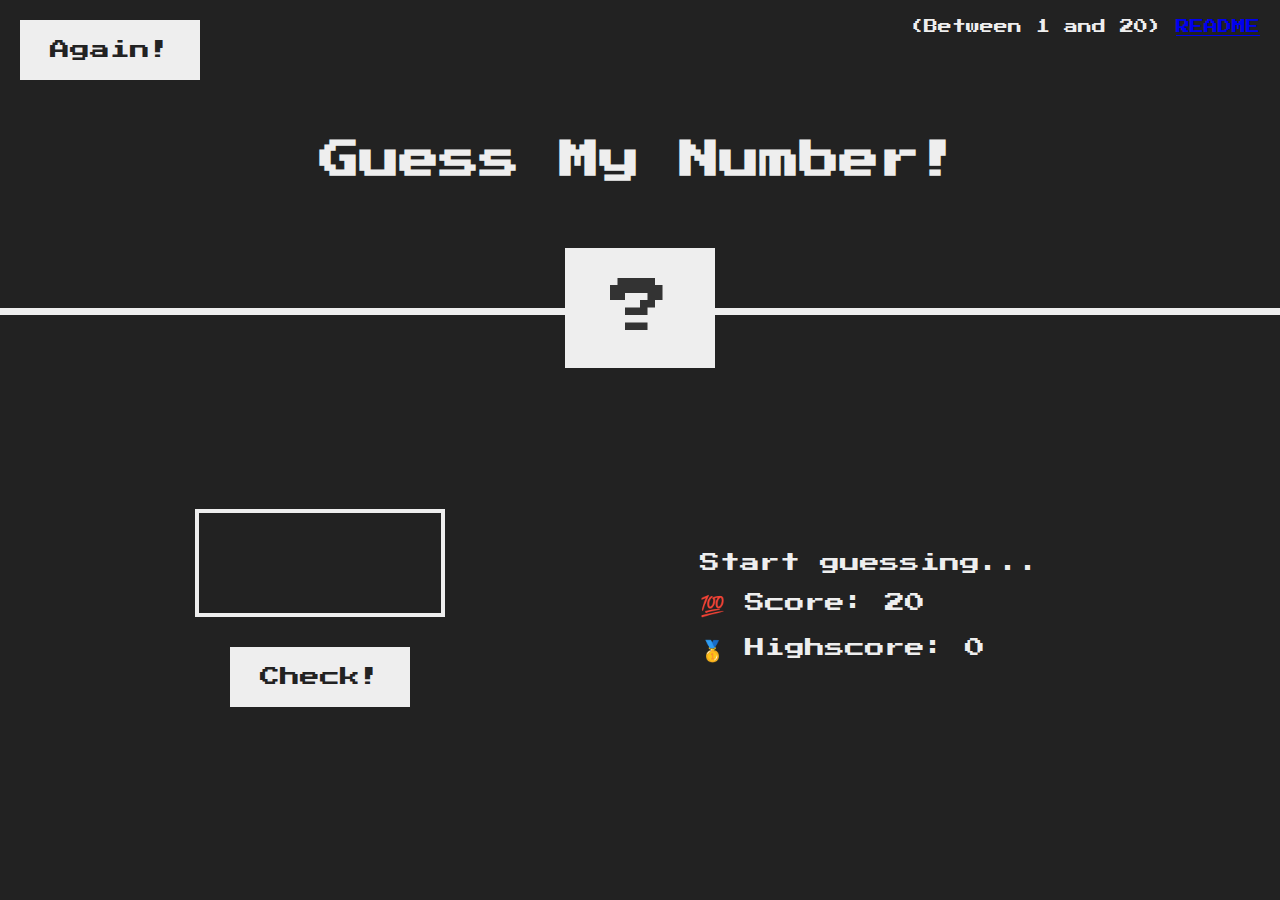
<file: challenge-7/index.html>
<!DOCTYPE html>
<html lang="en">
  <head>
    <meta charset="UTF-8" />
    <meta name="viewport" content="width=device-width, initial-scale=1.0" />
    <meta http-equiv="X-UA-Compatible" content="ie=edge" />
    <link rel="stylesheet" href="style.css" />
    <title>Guess My Number!</title>
  </head>
  <body>
    <header>
      <h1>Guess My Number!</h1>
      <p id="between">
        (Between 1 and 20)
        <a href="readme.html" class="">README</a>
      </p>
      <button class="btn" id="again">Again!</button>
      <div id="answer">?</div>
    </header>
    <main>
      <section class="left">
        <input type="number" id="guess" />
        <button class="btn" id="check">Check!</button>
      </section>
      <section class="right">
        <p class="message" id="hint">Start guessing...</p>
        <p class="message" id="score-label">
          💯 Score: <span id="score">20</span>
        </p>
        <p class="message" id="highscore-label">
          🥇 Highscore: <span id="highscore">0</span>
        </p>
      </section>
    </main>
    <script src="script.js"></script>
  </body>
</html>
</file>
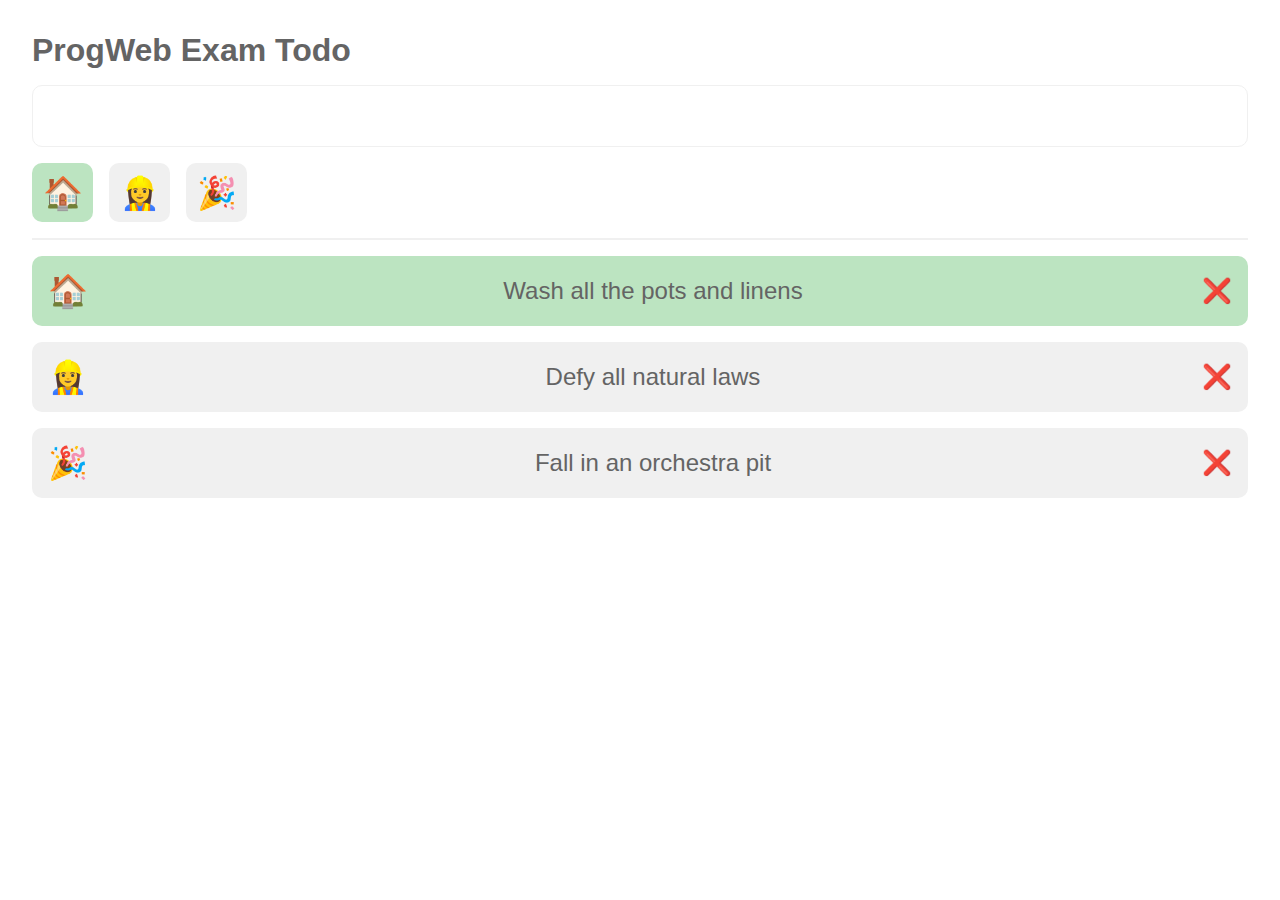
<file: progweb_exam_todo/index.html>
<!DOCTYPE html>
<html lang="en">
  <head>
    <meta charset="UTF-8" />
    <meta http-equiv="X-UA-Compatible" content="IE=edge" />
    <meta name="viewport" content="width=device-width, initial-scale=1.0" />
    <title>Document</title>
    <link rel="stylesheet" href="style.css" />
  </head>
  <body>
    <header>
      <h1>ProgWeb Exam Todo</h1>
      <input type="text" id="input-todo" />
      <div id="category-container">
        <div class="category" data-category="home" data-selected="true"></div>
        <div class="category" data-category="work" data-selected="false"></div>
        <div class="category" data-category="fun" data-selected="false"></div>
      </div>
    </header>
    <hr />
    <main>
      <ul id="list">
        <li data-category="home" data-done="true">
          Wash all the pots and linens
          <div class="button-done">❌</div>
        </li>
        <li data-category="work" data-done="false">
          Defy all natural laws
          <div class="button-done">❌</div>
        </li>
        <li data-category="fun" data-done="false">
          Fall in an orchestra pit
          <div class="button-done">❌</div>
        </li>
      </ul>
    </main>
    <script src="app.js"></script>
  </body>
</html>
</file>
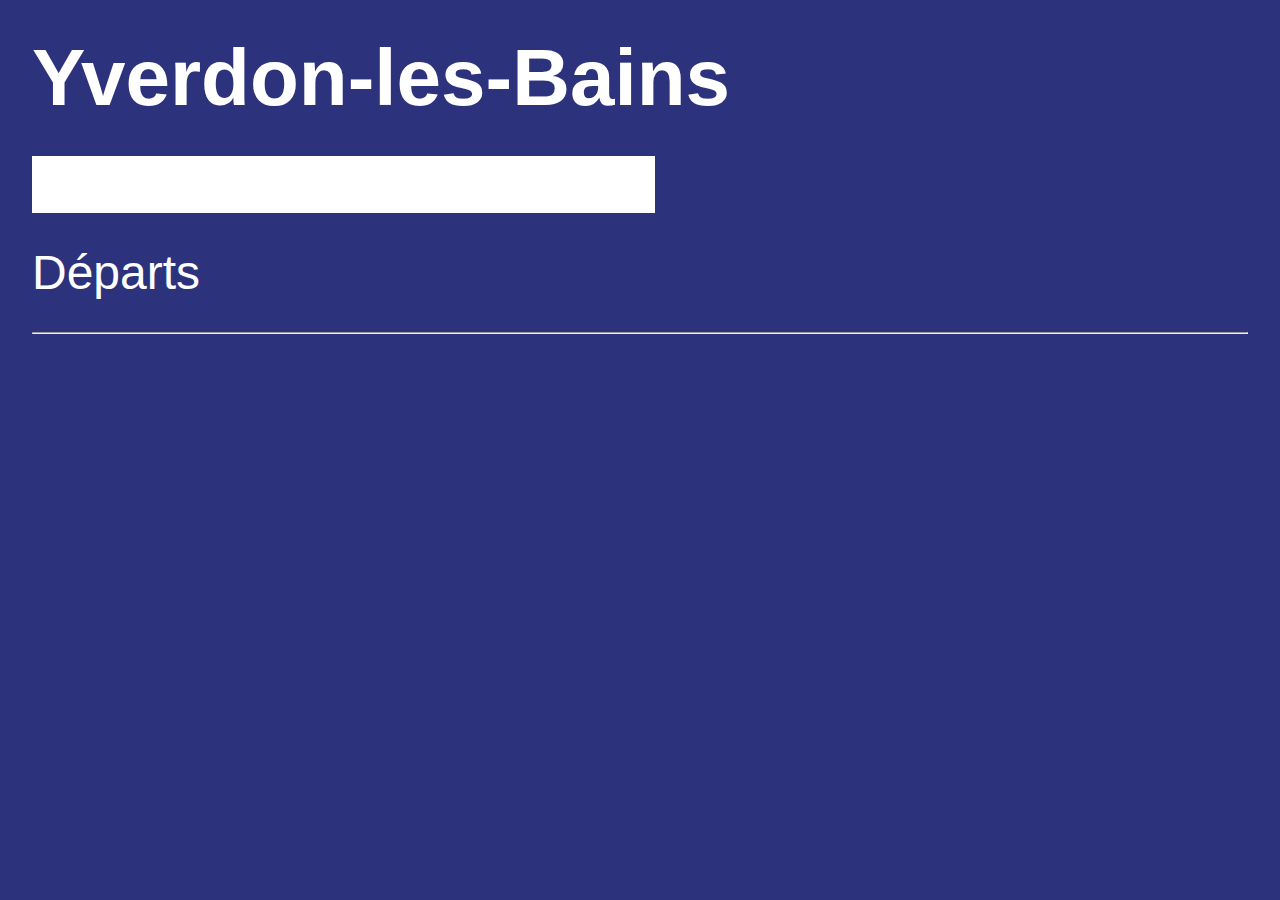
<file: challenge-11/starter/index.html>
<!DOCTYPE html>
<html lang="en">
<head>
    <meta charset="UTF-8">
    <meta http-equiv="X-UA-Compatible" content="IE=edge">
    <meta name="viewport" content="width=device-width, initial-scale=1.0">
    <title>CFF Board</title>
    <link rel="stylesheet" href="style.css">
</head>
<body>
    <main>
        <div class="title">
            <h1 id="station">Yverdon-les-Bains</h1>
            <input id="input_station" type="text">
            <h2>Départs</h2>
        </div>
        <hr>
        <section id="board">
            <!-- <article>
                <div class="time">13:50</div>
                <div class="category" data-category="IR">IR</div>
                <div class="destination">Montreux</div>
            </article>
            <article>
                <div class="time">13:51</div>
                <div class="category" data-category="S">S</div>
                <div class="destination">Grandson</div>
            </article> -->
        </section>
    </main>
    <script src="app.js"></script>

</body>
</html>
</file>
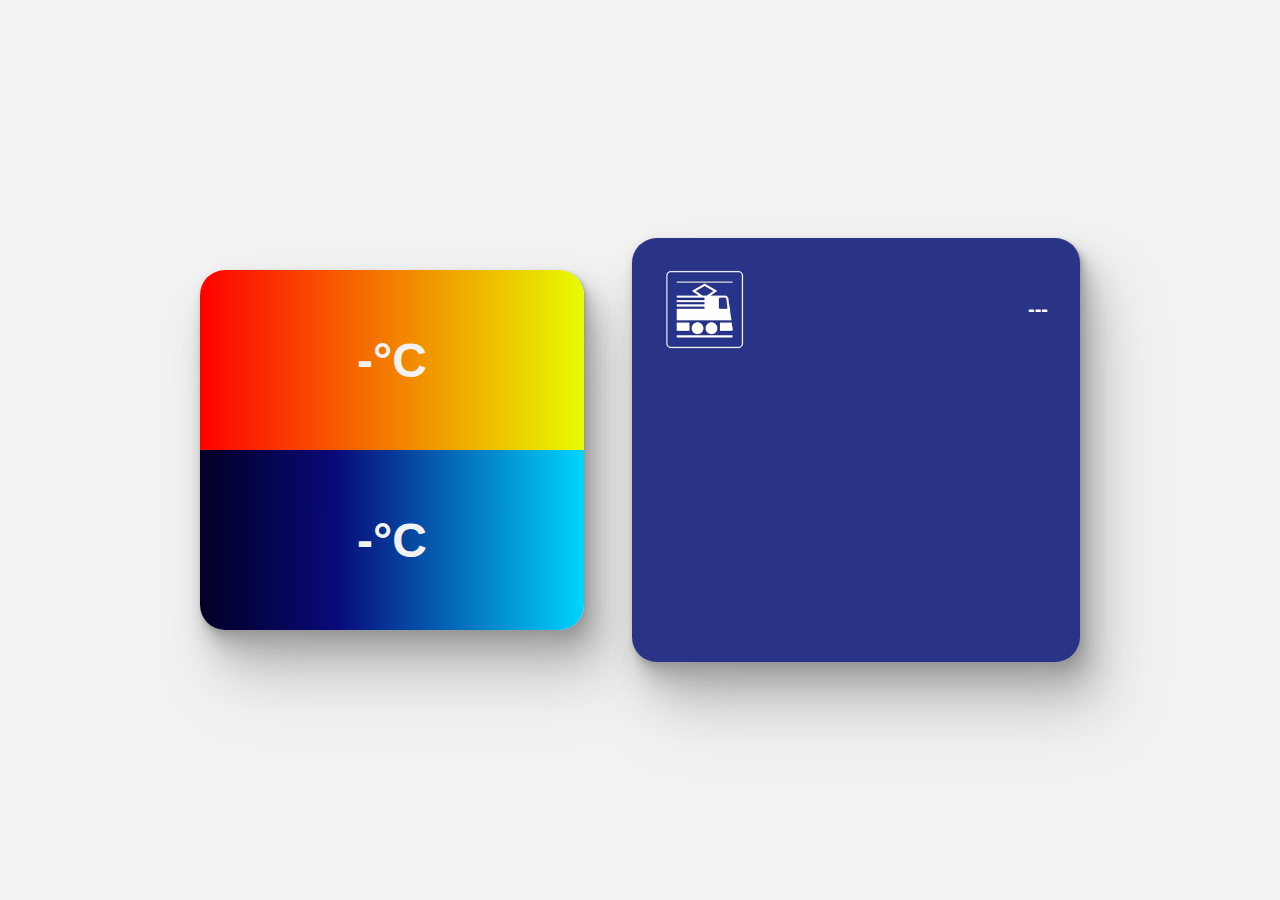
<file: challenge-12/starter/index.html>
<!DOCTYPE html>
<html lang="en">
  <head>
    <meta charset="UTF-8" />
    <meta http-equiv="X-UA-Compatible" content="IE=edge" />
    <meta name="viewport" content="width=device-width, initial-scale=1.0" />
    <title>Widget Dashboard</title>
    <link rel="stylesheet" href="style.css" />
  </head>
  <body>
    <main>
      <section class="weather">
        <div class="max">-°C</div>
        <div class="min">-°C</div>
      </section>

      <section class="departures">
        <header>
          <img src="images/train.jpg" alt="" />
          <p>---</p>
        </header>
      </section>
    </main>
    <script src="app.js"></script>
  </body>
</html>
</file>
<file: challenge-7/style.css>
@import url("https://fonts.googleapis.com/css?family=Press+Start+2P&display=swap");

:root {
  --color-primary: #222;
  --color-secondary: #eee;
  --color-tertiary: #60b347;
  --color-secondary-darker: #ccc;
}

* {
  margin: 0;
  padding: 0;
  box-sizing: inherit;
}

html {
  font-size: 62.5%;
  box-sizing: border-box;
}

body {
  font-family: "Press Start 2P", sans-serif;
  color: var(--color-secondary);
  background-color: var(--color-primary);
}

/* LAYOUT */
header {
  position: relative;
  height: 35vh;
  border-bottom: 7px solid;
  border-color: var(--color-secondary);
}

main {
  height: 65vh;
  color: var(--color-secondary);
  display: flex;
  align-items: center;
  justify-content: space-around;
}

.left {
  width: 52rem;
  display: flex;
  flex-direction: column;
  align-items: center;
}

.right {
  width: 52rem;
  font-size: 2rem;
}

/* ELEMENTS STYLE */
h1 {
  font-size: 4rem;
  text-align: center;
  position: absolute;
  width: 100%;
  top: 52%;
  left: 50%;
  transform: translate(-50%, -50%);
}

#answer {
  background: var(--color-secondary);
  color: #333;
  font-size: 6rem;
  width: 15rem;
  padding: 3rem 0rem;
  text-align: center;
  position: absolute;
  bottom: 0;
  left: 50%;
  transform: translate(-50%, 50%);
  transition: width cubic-bezier(0.39, 0.575, 0.565, 1) 0.5s;
}

#answer.correct {
  width: 100vw;
}

#between {
  font-size: 1.4rem;
  position: absolute;
  top: 2rem;
  right: 2rem;
}

#again {
  position: absolute;
  top: 2rem;
  left: 2rem;
}

#guess {
  background: none;
  border: 4px solid;
  border-color: var(--color-secondary);
  font-family: inherit;
  color: inherit;
  font-size: 5rem;
  padding: 2.5rem;
  width: 25rem;
  text-align: center;
  display: block;
  margin-bottom: 3rem;
}

.btn {
  border: none;
  background-color: var(--color-secondary);
  color: #222;
  font-size: 2rem;
  font-family: inherit;
  padding: 2rem 3rem;
  cursor: pointer;
}

.btn:hover {
  background-color: var(--color-secondary-darker);
}

.message:not(:last-child) {
  margin-bottom: 2rem;
}
</file>
<file: progweb_exam_todo/style.css>
:root {
  --primary: rgb(240, 240, 240);
  --primary-darker: rgb(100, 100, 100);
  --green: rgb(188, 228, 193);
}

* {
  margin: 0;
  padding: 0;
  box-sizing: border-box;
}

body {
  font-family: Helvetica, Arial, Helvetica, sans-serif;
  padding: 2rem;
  color: var(--primary-darker);
}

[data-category="home"]::before {
  content: "🏠";
}

[data-category="work"]::before {
  content: "👷‍♀️";
}

[data-category="fun"]::before {
  content: "🎉";
}

header {
  margin: 0 0 1rem 0;
}

input {
  border: 1px solid var(--primary);
  border-radius: 10px;
  color: var(--primary-darker);
  font-size: 1.5rem;
  padding: 1rem;
  width: 100%;
}

input:focus {
  outline: 2px solid var(--primary-darker);
}

h1 {
  margin: 0 0 1rem 0;
}

#category-container {
  margin: 1rem 0 0 0;
  display: flex;
}

.category {
  background-color: var(--primary);
  border-radius: 10px;
  font-size: 2rem;
  margin: 0 1rem 0 0;
  padding: 0.66rem;
}

.category[data-selected="true"] {
  background-color: var(--green);
}

.category:hover {
  background-color: var(--green);
}

hr {
  border: 1px solid var(--primary);
}

#list {
  margin: 1rem 0 0 0;
}

#list > li[data-done="true"] {
  background-color: rgb(188, 228, 193);
}

#list > li {
  align-items: center;
  background-color: var(--primary);
  border-radius: 10px;
  cursor: pointer;
  display: flex;
  font-size: 1.5rem;
  height: 70px;
  justify-content: space-between;
  list-style: none;
  margin: 0 0 1rem 0;
  overflow: hidden;
  padding: 1rem;
  user-select: none;
}

#list > li::before {
  font-size: 2rem;
  margin: 0 1rem 0 0;
}
</file>
<file: challenge-11/starter/style.css>
:root {
  --sbb-blue: #2d327d;
  --sbb-red: #eb0000;
}

* {
  padding: 0;
  margin: 0;
  box-sizing: border-box;
}
html {
  color: white;
  font-family: Helvetica, sans-serif;
}

body {
  background-color: var(--sbb-blue);
}

.title {
  margin-bottom: 2rem;
}

.title h1 {
  font-size: 5rem;
}

.title h2 {
  font-size: 3rem;
  font-weight: 400;
}

input {
  font-size: 3rem;
  gap: 1rem;
  margin: 2rem 0;
  border: 1px solid white;
}

main {
  padding: 2rem;
}

section {
  width: 100%;
}

article {
  display: grid;
  font-size: 3rem;
  grid-template-columns: 0.35fr 1fr 1fr;
  gap: 1rem;
  margin: 2rem 0;
}

article > div {
  padding: 0.5rem;
}

article .destination {
  border: 1px solid white;
}

article .delay {
    color: yellow;
}

article .category {
  background-color: var(--sbb-red);
}

article .category[data-category="S"] {
  color: black;
  background-color: white;
}
</file>
<file: challenge-12/starter/style.css>
:root {
  --background-color: #f2f2f2;
  --text-color: #666666;
  --shadow-color: 0deg 0% 59%;
  --shadow-elevation-low: 0.3px 0.5px 0.7px hsl(var(--shadow-color) / 0.34),
    0.4px 0.8px 1px -1.2px hsl(var(--shadow-color) / 0.34),
    1px 2px 2.5px -2.5px hsl(var(--shadow-color) / 0.34);
  --shadow-elevation-medium: 0.3px 0.5px 0.7px hsl(var(--shadow-color) / 0.36),
    0.8px 1.6px 2px -0.8px hsl(var(--shadow-color) / 0.36),
    2.1px 4.1px 5.2px -1.7px hsl(var(--shadow-color) / 0.36),
    5px 10px 12.6px -2.5px hsl(var(--shadow-color) / 0.36);
  --shadow-elevation-high: 0.3px 0.5px 0.7px hsl(var(--shadow-color) / 0.34),
    1.5px 2.9px 3.7px -0.4px hsl(var(--shadow-color) / 0.34),
    2.7px 5.4px 6.8px -0.7px hsl(var(--shadow-color) / 0.34),
    4.5px 8.9px 11.2px -1.1px hsl(var(--shadow-color) / 0.34),
    7.1px 14.3px 18px -1.4px hsl(var(--shadow-color) / 0.34),
    11.2px 22.3px 28.1px -1.8px hsl(var(--shadow-color) / 0.34),
    17px 33.9px 42.7px -2.1px hsl(var(--shadow-color) / 0.34),
    25px 50px 62.9px -2.5px hsl(var(--shadow-color) / 0.34);
}

* {
  margin: 0;
  padding: 0;
}


html {
  box-sizing: border-box;
  font-family: Arial, Helvetica, sans-serif;
}

body {
  background-color: var(--background-color);
}

main {
  display: flex;
  height: 100vh;
  gap: 3rem;
  justify-content: center;
  align-items: center;
  overflow-x: scroll;
}

section {
  box-shadow: var(--shadow-elevation-high);
  background-color: white;
  color: var(--text-color);
  height: 40vh;
  text-transform: uppercase;
  width: 30vw;
  border-radius: 25px;
  overflow: hidden;
}

section.weather {
  font-size: 3rem;
  color: var(--background-color);
}

section.weather > div {
  display: flex;
  justify-content: center;
  font-weight: 600;
  align-items: center;
  width: 100%;
  height: 20vh;
}

section.departures {
  background-color: rgba(41, 52, 134);
  padding: 2rem;
}

section.departures header {
  display: flex;
  justify-content: space-between;
  flex-wrap: wrap;
  gap: 1rem;
}

section.departures header img {
  width: 80px;
}

section.departures header p {
  color: white;
  font-size: 1.25rem;
  font-weight: bold;
  align-self: center;
}

section .min {
  background: linear-gradient(
    90deg,
    rgba(2, 0, 36, 1) 0%,
    rgba(9, 9, 121, 1) 35%,
    rgba(0, 212, 255, 1) 100%
  );
}

section .max {
  background: linear-gradient(
    90deg,
    rgba(2, 0, 36, 0) 0%,
    rgba(255, 0, 0, 1) 0%,
    rgba(232, 252, 0, 1) 100%
  );
}

article {
  display: grid;
  font-size: 1rem;
  grid-template-columns: 0.3fr 1fr 1fr;
  gap: 1rem;
  margin: 0.75rem 0;
  color: white;
}

article > div {
  padding: 0.5rem;
}

article .destination {
  border: 1px solid white;
}

article .category {
  background-color: #eb0000;
}

article .category[data-category="S"] {
  color: black;
  background-color: white;
}
</file>
